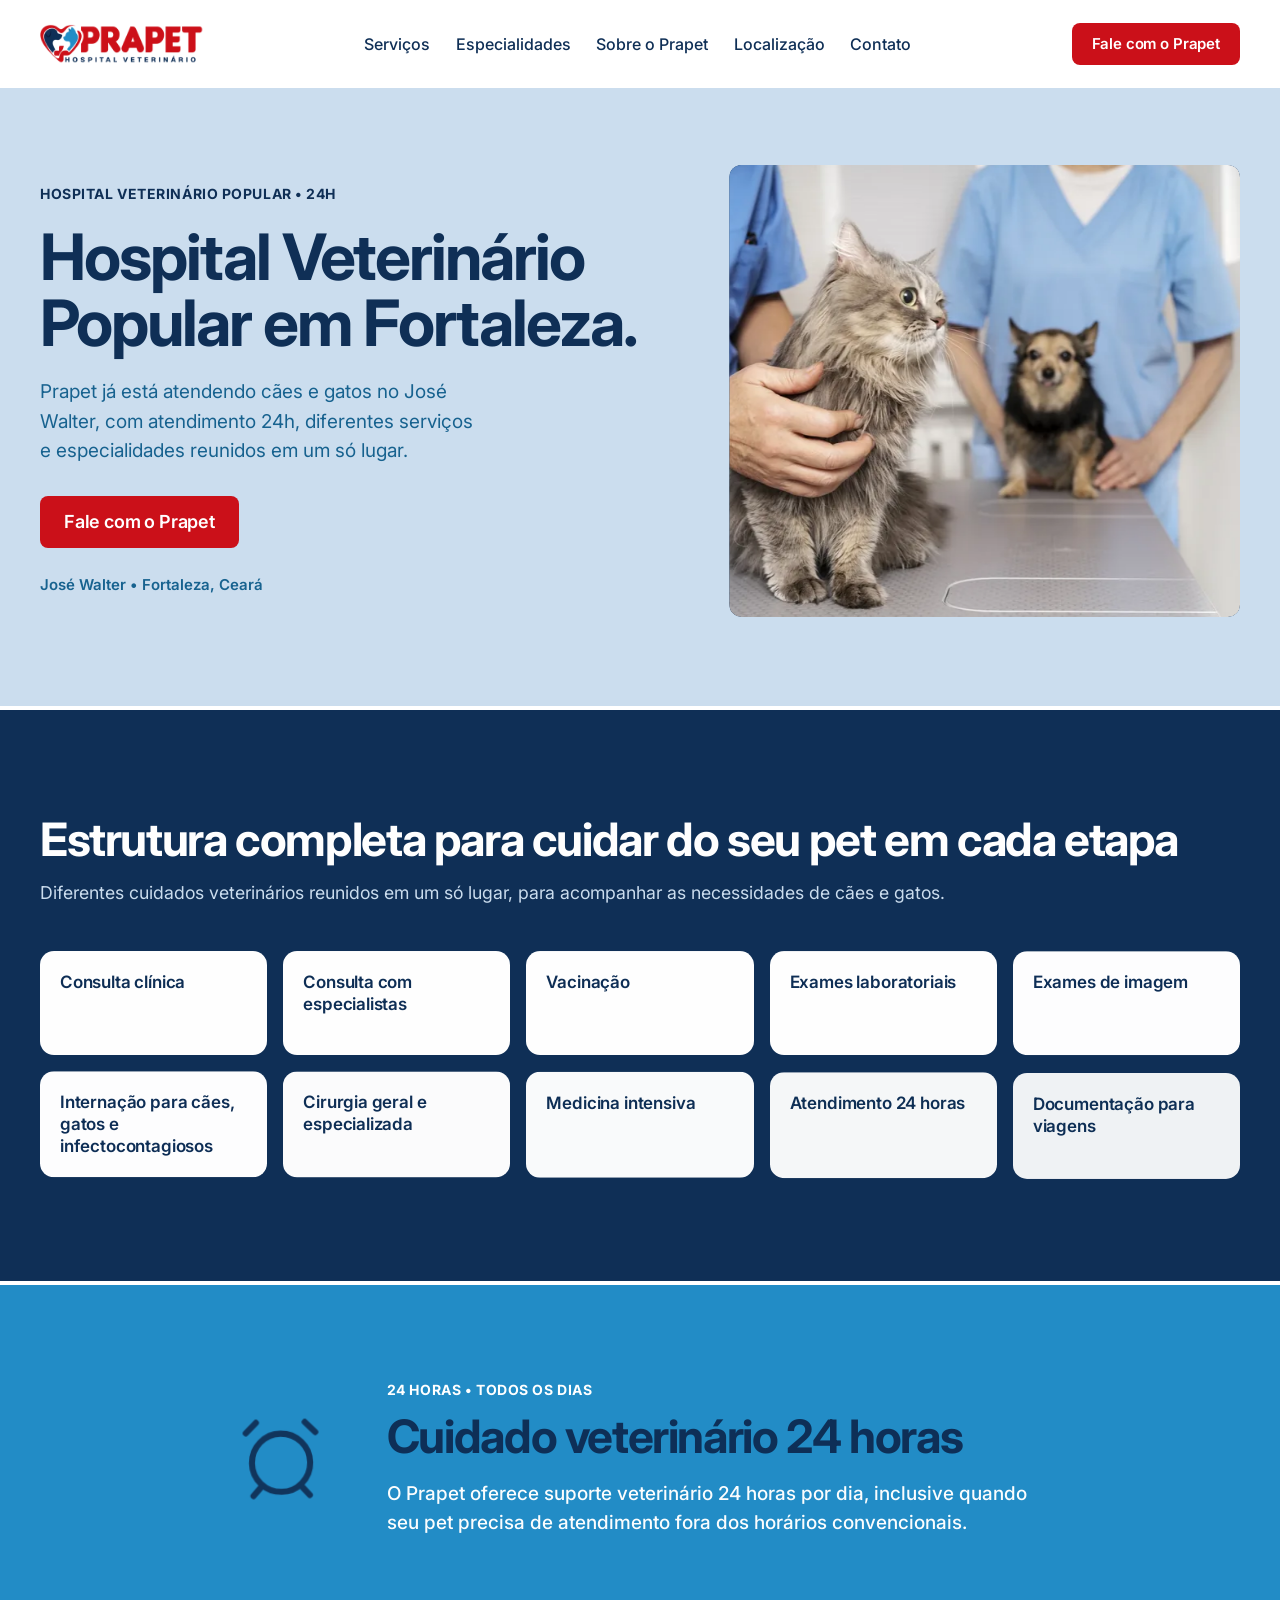
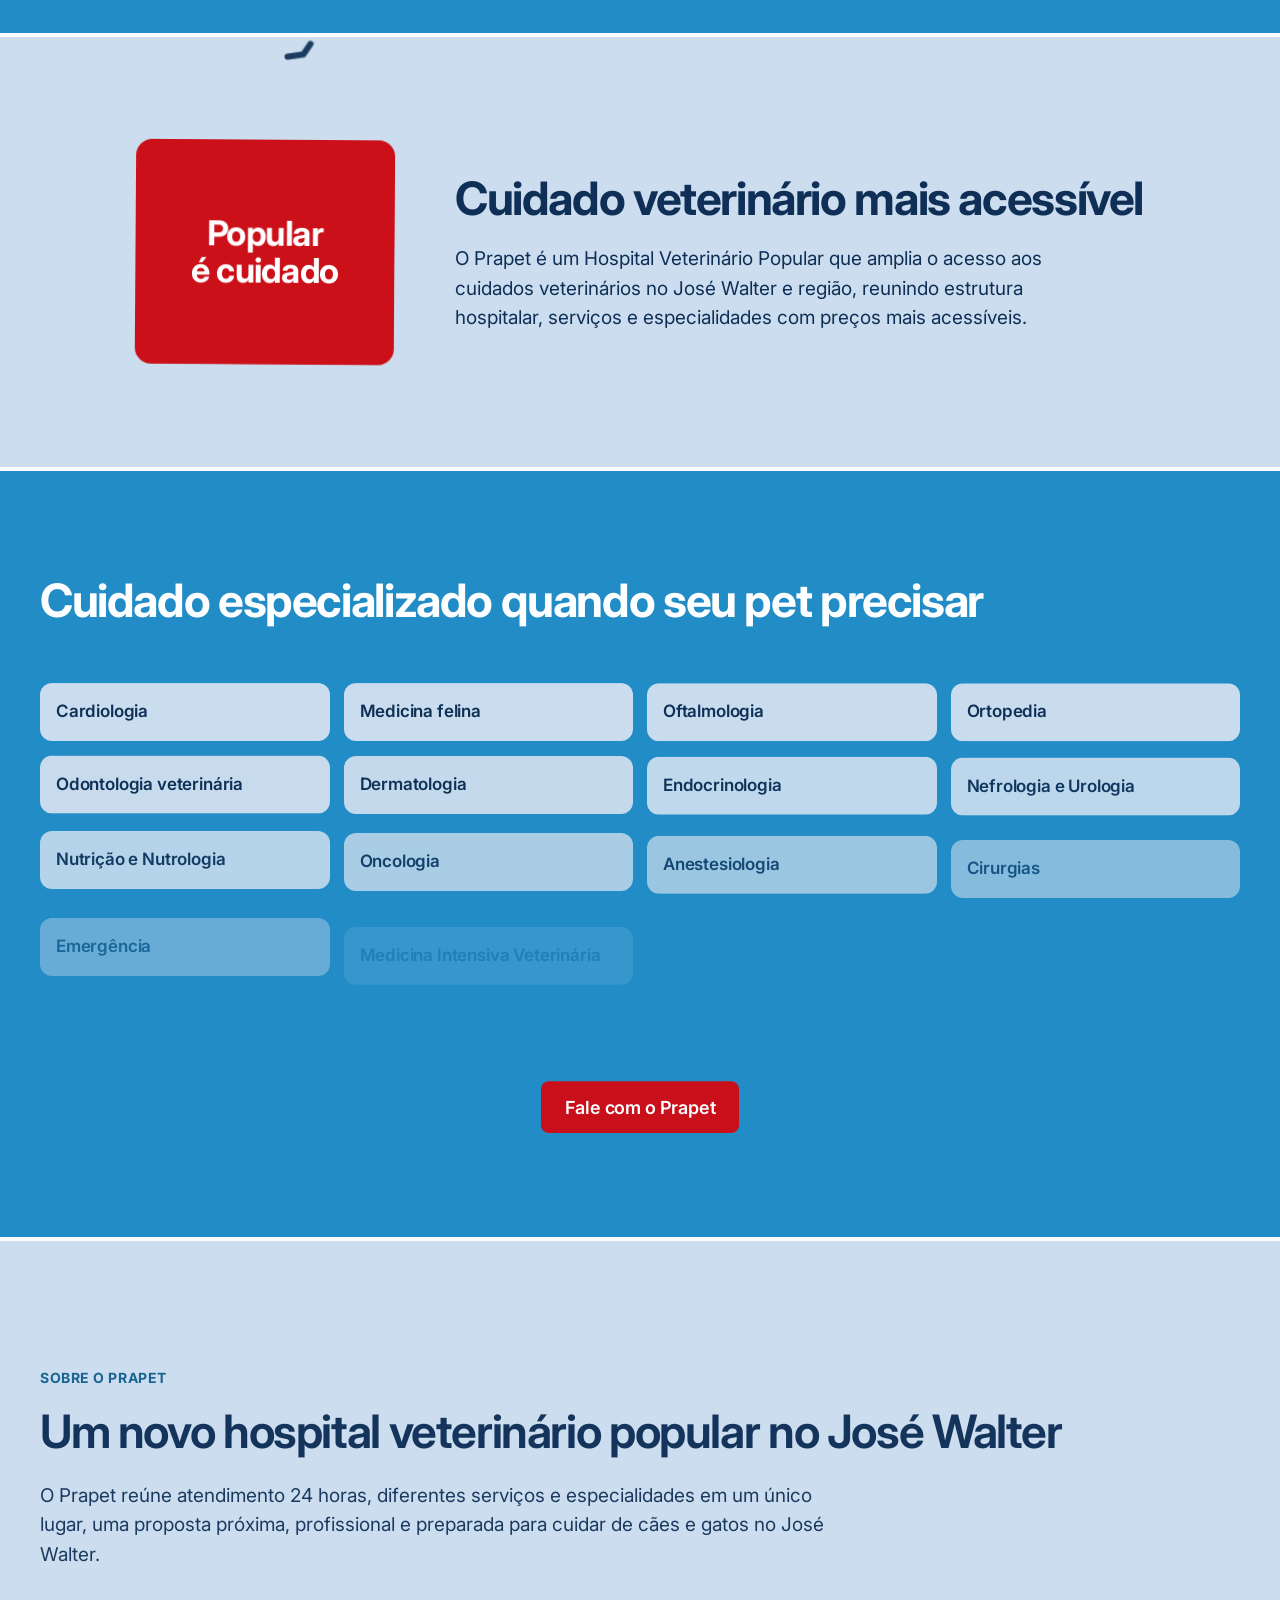
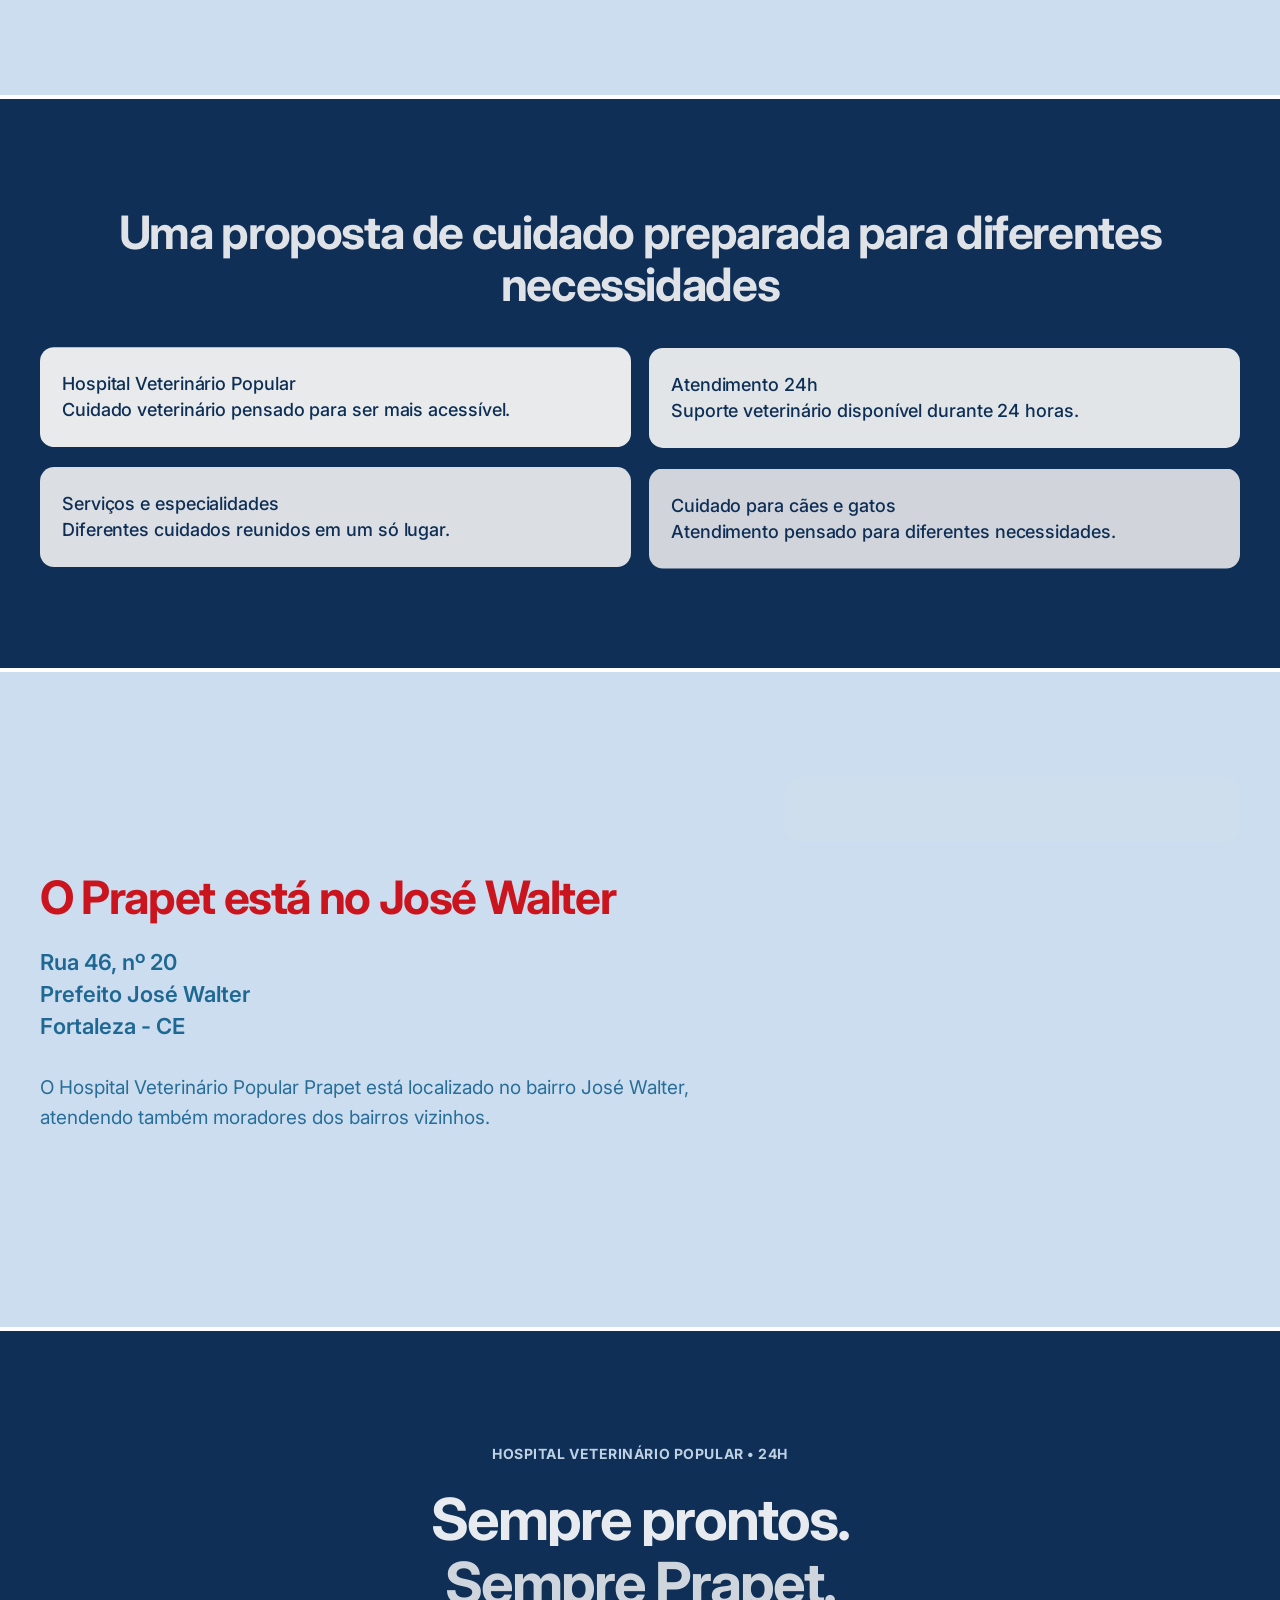
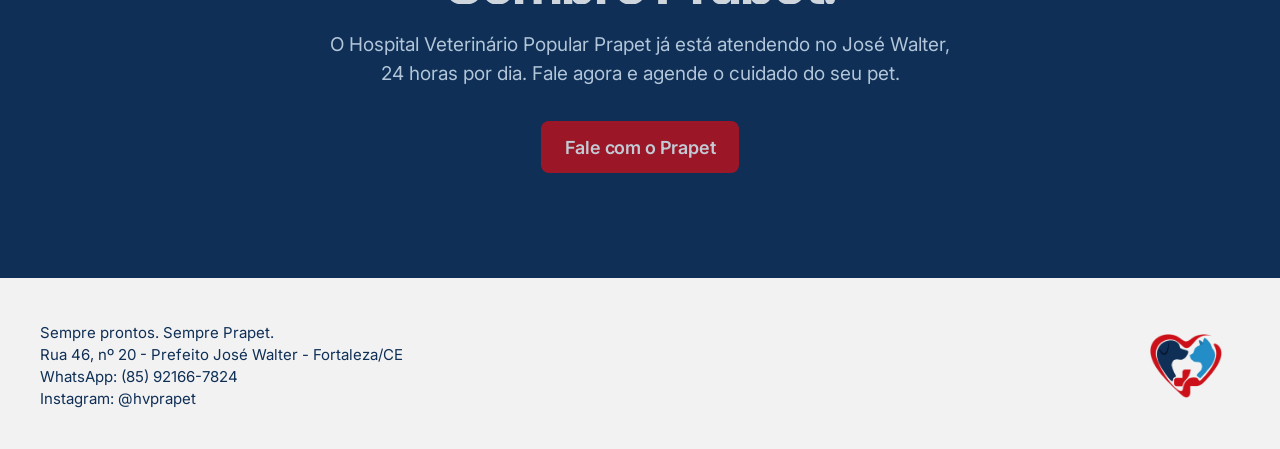
<file: site/index.html>
<!DOCTYPE html>
<html lang="pt-BR">
<head>
  <!-- Google Tag Manager -->
<script>(function(w,d,s,l,i){w[l]=w[l]||[];w[l].push({'gtm.start':
new Date().getTime(),event:'gtm.js'});var f=d.getElementsByTagName(s)[0],
j=d.createElement(s),dl=l!='dataLayer'?'&l='+l:'';j.async=true;j.src=
'https://www.googletagmanager.com/gtm.js?id='+i+dl;f.parentNode.insertBefore(j,f);
})(window,document,'script','dataLayer','GTM-TKZ73D9L');</script>
<!-- End Google Tag Manager -->
  <meta charset="UTF-8">
  <meta name="viewport" content="width=device-width, initial-scale=1">
  <title>Prapet | Hospital Veterinário Popular 24h em Fortaleza</title>
  <meta name="description" content="Hospital Veterinário Popular no José Walter, em Fortaleza. Atendimento 24 horas para cães e gatos, com consultas, especialidades, cirurgias, exames e internação.">
  <meta name="theme-color" content="#0F2F56">

  <meta property="og:type" content="website">
  <meta property="og:locale" content="pt_BR">
  <meta property="og:title" content="Prapet | Hospital Veterinário Popular 24h em Fortaleza">
  <meta property="og:description" content="Atendimento 24h para cães e gatos no José Walter, com serviços e especialidades reunidos em um só lugar.">
  <meta property="og:image" content="assets/img/hero-atendimento-1400.jpg">

  <link rel="icon" type="image/png" sizes="32x32" href="assets/img/favicon-32.png">
  <link rel="apple-touch-icon" href="assets/img/apple-touch-icon.png">

  <link rel="preload" href="assets/fonts/Inter-Variable-latin.woff2" as="font" type="font/woff2" crossorigin>
  <link rel="preload" as="image" type="image/webp" imagesrcset="assets/img/hero-atendimento-900.webp 900w, assets/img/hero-atendimento-1400.webp 1400w" imagesizes="(min-width: 900px) 500px, 100vw">

  <link rel="stylesheet" href="js/vendor/lenis.css">
  <link rel="stylesheet" href="css/style.css">

  <!-- Marca o documento para os estados iniciais das animações; removido se o GSAP não carregar -->
  <script>document.documentElement.classList.add('js');</script>

  <script type="application/ld+json">
  {
    "@context": "https://schema.org",
    "@type": "VeterinaryCare",
    "name": "Prapet Hospital Veterinário",
    "description": "Hospital Veterinário Popular com atendimento 24 horas para cães e gatos.",
    "telephone": "+55 85 92166-7824",
    "address": {
      "@type": "PostalAddress",
      "streetAddress": "Rua 46, nº 20",
      "addressLocality": "Fortaleza",
      "addressRegion": "CE",
      "postalCode": "60750-600",
      "addressCountry": "BR"
    },
    "openingHoursSpecification": {
      "@type": "OpeningHoursSpecification",
      "dayOfWeek": ["Monday","Tuesday","Wednesday","Thursday","Friday","Saturday","Sunday"],
      "opens": "00:00",
      "closes": "23:59"
    },
    "sameAs": ["https://instagram.com/hvprapet"]
  }
  </script>
</head>
<body>
  <!-- Google Tag Manager (noscript) -->
<noscript><iframe src="https://www.googletagmanager.com/ns.html?id=GTM-TKZ73D9L"
height="0" width="0" style="display:none;visibility:hidden"></iframe></noscript>
<!-- End Google Tag Manager (noscript) -->
  <a class="skip-link" href="#conteudo">Pular para o conteúdo</a>

  <!-- CABEÇALHO -->
  <header class="site-header" id="topo">
    <div class="container header__inner">
      <a href="#inicio" class="header__brand" aria-label="Prapet Hospital Veterinário, voltar ao início">
        <picture>
          <source srcset="assets/img/prapet-logo.webp" type="image/webp">
          <img src="assets/img/prapet-logo.png" alt="Prapet Hospital Veterinário" width="400" height="96">
        </picture>
      </a>

      <nav class="header__nav" aria-label="Navegação principal">
        <ul>
          <li><a href="#servicos">Serviços</a></li>
          <li><a href="#especialidades">Especialidades</a></li>
          <li><a href="#sobre">Sobre o Prapet</a></li>
          <li><a href="#localizacao">Localização</a></li>
          <li><a href="#contato">Contato</a></li>
        </ul>
      </nav>

      <a class="btn btn--sm header__cta" href="https://wa.me/5585921667824?text=Ol%C3%A1%2C%20gostaria%20de%20falar%20com%20o%20Prapet." target="_blank" rel="noopener">Fale com o Prapet</a>

      <button class="menu-toggle" type="button" aria-expanded="false" aria-controls="menu-mobile" aria-label="Abrir menu">
        <span class="menu-toggle__bar"></span>
        <span class="menu-toggle__bar"></span>
      </button>
    </div>

    <div class="mobile-menu" id="menu-mobile" hidden>
      <nav class="container" aria-label="Navegação mobile">
        <ul>
          <li><a href="#servicos">Serviços</a></li>
          <li><a href="#especialidades">Especialidades</a></li>
          <li><a href="#sobre">Sobre o Prapet</a></li>
          <li><a href="#localizacao">Localização</a></li>
          <li><a href="#contato">Contato</a></li>
        </ul>
        <a class="btn" href="https://wa.me/5585921667824?text=Ol%C3%A1%2C%20gostaria%20de%20falar%20com%20o%20Prapet." target="_blank" rel="noopener">Fale com o Prapet</a>
      </nav>
    </div>
  </header>

  <main id="conteudo">

    <!-- HERO -->
    <section class="band band--light hero" id="inicio" aria-labelledby="hero-title">
      <div class="container hero__grid">
        <div class="hero__content">
          <p class="eyebrow" data-hero>Hospital Veterinário Popular • 24h</p>
          <h1 class="hero__title" id="hero-title">
            <span class="line"><span class="line__inner">Hospital Veterinário</span></span>
            <span class="line"><span class="line__inner">Popular em Fortaleza.</span></span>
          </h1>
          <p class="hero__lead" data-hero>Prapet já está atendendo cães e gatos no José Walter, com atendimento 24h, diferentes serviços e especialidades reunidos em um só lugar.</p>
          <a class="btn" data-hero href="https://wa.me/5585921667824?text=Ol%C3%A1%2C%20gostaria%20de%20agendar%20um%20atendimento%20no%20Prapet." target="_blank" rel="noopener">Fale com o Prapet</a>
          <p class="hero__place" data-hero>José Walter • Fortaleza, Ceará</p>
        </div>

        <figure class="hero__media">
          <picture>
            <source type="image/webp" srcset="assets/img/hero-atendimento-900.webp 900w, assets/img/hero-atendimento-1400.webp 1400w" sizes="(min-width: 900px) 500px, 100vw">
            <img src="assets/img/hero-atendimento-1400.jpg" alt="Veterinários atendendo um gato de pelo longo e um cachorro pequeno sobre a mesa de exame" width="1400" height="933" fetchpriority="high">
          </picture>
        </figure>
      </div>
    </section>

    <!-- SERVIÇOS -->
    <section class="band band--navy section" id="servicos" aria-labelledby="servicos-title">
      <div class="container">
        <header class="section__head">
          <h2 class="h2" id="servicos-title" data-reveal>Estrutura completa para cuidar do seu pet em cada etapa</h2>
          <p class="section__sub" data-reveal>Diferentes cuidados veterinários reunidos em um só lugar, para acompanhar as necessidades de cães e gatos.</p>
        </header>

        <ul class="services-grid" data-stagger>
          <li class="card card--white">Consulta clínica</li>
          <li class="card card--white">Consulta com especialistas</li>
          <li class="card card--white">Vacinação</li>
          <li class="card card--white">Exames laboratoriais</li>
          <li class="card card--white">Exames de imagem</li>
          <li class="card card--white">Internação para cães, gatos e infectocontagiosos</li>
          <li class="card card--white">Cirurgia geral e especializada</li>
          <li class="card card--white">Medicina intensiva</li>
          <li class="card card--white">Atendimento 24 horas</li>
          <li class="card card--white">Documentação para viagens</li>
        </ul>
      </div>
    </section>

    <!-- ATENDIMENTO 24H -->
    <section class="band band--blue section section--compact" aria-labelledby="h24-title">
      <div class="container h24">
        <svg class="h24__icon" viewBox="0 0 100 100" fill="none" stroke="currentColor" stroke-width="6.5" stroke-linecap="round" stroke-linejoin="round" aria-hidden="true">
          <g class="h24__bells">
            <path d="M13 22 L24 11" />
            <path d="M87 22 L76 11" />
          </g>
          <circle cx="50" cy="54" r="31" />
          <path d="M28 80 L20 89" />
          <path d="M72 80 L80 89" />
          <g class="h24__hands">
            <path d="M50 38 V55 L60 64" />
          </g>
        </svg>

        <div class="h24__text">
          <p class="eyebrow eyebrow--white" data-reveal>24 horas • Todos os dias</p>
          <h2 class="h2 h2--navy" id="h24-title" data-reveal>Cuidado veterinário 24 horas</h2>
          <p class="h24__desc" data-reveal>O Prapet oferece suporte veterinário 24 horas por dia, inclusive quando seu pet precisa de atendimento fora dos horários convencionais.</p>
        </div>
      </div>
    </section>

    <!-- MANIFESTO: CUIDADO ACESSÍVEL -->
    <section class="band band--light section" aria-labelledby="acessivel-title">
      <div class="container manifesto">
        <div class="manifesto__card" aria-hidden="true">
          <span>Popular<br>é cuidado</span>
        </div>
        <div class="manifesto__text">
          <h2 class="h2 h2--navy" id="acessivel-title" data-reveal>Cuidado veterinário mais acessível</h2>
          <p class="body-lg" data-reveal>O Prapet é um Hospital Veterinário Popular que amplia o acesso aos cuidados veterinários no José Walter e região, reunindo estrutura hospitalar, serviços e especialidades com preços mais acessíveis.</p>
        </div>
      </div>
    </section>

    <!-- ESPECIALIDADES -->
    <section class="band band--blue section" id="especialidades" aria-labelledby="especialidades-title">
      <div class="container">
        <header class="section__head section__head--wide">
          <h2 class="h2" id="especialidades-title" data-reveal>Cuidado especializado quando seu pet precisar</h2>
        </header>

        <ul class="specialties-grid" data-stagger>
          <li class="card card--light">Cardiologia</li>
          <li class="card card--light">Medicina felina</li>
          <li class="card card--light">Oftalmologia</li>
          <li class="card card--light">Ortopedia</li>
          <li class="card card--light">Odontologia veterinária</li>
          <li class="card card--light">Dermatologia</li>
          <li class="card card--light">Endocrinologia</li>
          <li class="card card--light">Nefrologia e Urologia</li>
          <li class="card card--light">Nutrição e Nutrologia</li>
          <li class="card card--light">Oncologia</li>
          <li class="card card--light">Anestesiologia</li>
          <li class="card card--light">Cirurgias</li>
          <li class="card card--light">Emergência</li>
          <li class="card card--light">Medicina Intensiva Veterinária</li>
          <li class="card card--light">Fisioterapia</li>
          <li class="card card--light">Diagnóstico por Imagem</li>
          <li class="card card--light">Patologia</li>
          <li class="card card--light">Medicina de Animais Silvestres</li>
        </ul>

        <div class="section__cta" data-reveal>
          <a class="btn" href="https://wa.me/5585921667824?text=Ol%C3%A1%2C%20gostaria%20de%20saber%20sobre%20as%20especialidades%20do%20Prapet." target="_blank" rel="noopener">Fale com o Prapet</a>
        </div>
      </div>
    </section>

    <!-- SOBRE -->
    <section class="band band--light section" id="sobre" aria-labelledby="sobre-title">
      <div class="container about">
        <p class="eyebrow eyebrow--blue" data-reveal>Sobre o Prapet</p>
        <h2 class="h2 h2--navy h2--semi" id="sobre-title" data-reveal>Um novo hospital veterinário popular no José Walter</h2>
        <p class="body-lg about__desc" data-reveal>O Prapet reúne atendimento 24 horas, diferentes serviços e especialidades em um único lugar, uma proposta próxima, profissional e preparada para cuidar de cães e gatos no José Walter.</p>
      </div>
    </section>

    <!-- PROPOSTA DE CUIDADO -->
    <section class="band band--navy section" aria-labelledby="proposta-title">
      <div class="container">
        <h2 class="h2 proposal__title" id="proposta-title" data-reveal>Uma proposta de cuidado preparada para diferentes necessidades</h2>

        <ul class="proposal-grid" data-stagger>
          <li class="card card--soft proposal__item">
            <h3>Hospital Veterinário Popular</h3>
            <p>Cuidado veterinário pensado para ser mais acessível.</p>
          </li>
          <li class="card card--soft proposal__item">
            <h3>Atendimento 24h</h3>
            <p>Suporte veterinário disponível durante 24 horas.</p>
          </li>
          <li class="card card--soft proposal__item">
            <h3>Serviços e especialidades</h3>
            <p>Diferentes cuidados reunidos em um só lugar.</p>
          </li>
          <li class="card card--soft proposal__item">
            <h3>Cuidado para cães e gatos</h3>
            <p>Atendimento pensado para diferentes necessidades.</p>
          </li>
        </ul>
      </div>
    </section>

    <!-- LOCALIZAÇÃO -->
    <section class="band band--light section" id="localizacao" aria-labelledby="localizacao-title">
      <div class="container location">
        <div class="location__text">
          <h2 class="h2 h2--red" id="localizacao-title" data-reveal>O Prapet está no José Walter</h2>
          <address class="location__address" data-reveal>
            Rua 46, nº 20<br>
            Prefeito José Walter<br>
            Fortaleza - CE
          </address>
          <p class="location__desc" data-reveal>O Hospital Veterinário Popular Prapet está localizado no bairro José Walter, atendendo também moradores dos bairros vizinhos.</p>
        </div>

        <div class="location__map">
          <iframe
            src="https://www.google.com/maps?q=Prapet+Hospital+Veterin%C3%A1rio,+Rua+46,+20,+Prefeito+Jos%C3%A9+Walter,+Fortaleza+-+CE,+60750-600&z=17&output=embed"
            title="Mapa: Prapet Hospital Veterinário, Rua 46, nº 20, Prefeito José Walter, Fortaleza - CE"
            loading="lazy"
            referrerpolicy="no-referrer-when-downgrade"
            allowfullscreen></iframe>
        </div>
      </div>
    </section>

    <!-- CTA FINAL -->
    <section class="band band--navy section section--cta" id="contato" aria-labelledby="contato-title">
      <div class="container final-cta">
        <p class="eyebrow eyebrow--light" data-reveal>Hospital Veterinário Popular • 24h</p>
        <h2 class="final-cta__title" id="contato-title">
          <span class="line"><span class="line__inner">Sempre prontos.</span></span>
          <span class="line"><span class="line__inner">Sempre Prapet.</span></span>
        </h2>
        <p class="final-cta__desc" data-reveal>O Hospital Veterinário Popular Prapet já está atendendo no José Walter, 24 horas por dia. Fale agora e agende o cuidado do seu pet.</p>
        <div data-reveal>
          <a class="btn" href="https://wa.me/5585921667824?text=Ol%C3%A1%2C%20vim%20pelo%20site%20e%20gostaria%20de%20falar%20com%20o%20Prapet." target="_blank" rel="noopener">Fale com o Prapet</a>
        </div>
      </div>
    </section>
  </main>

  <!-- RODAPÉ -->
  <footer class="site-footer">
    <div class="container footer__inner">
      <div class="footer__info">
        <p>Sempre prontos. Sempre Prapet.</p>
        <p>Rua 46, nº 20 - Prefeito José Walter - Fortaleza/CE</p>
        <p>WhatsApp: <a href="https://wa.me/5585921667824" target="_blank" rel="noopener">(85) 92166-7824</a></p>
        <p>Instagram: <a href="https://instagram.com/hvprapet" target="_blank" rel="noopener">@hvprapet</a></p>
      </div>
      <a href="#inicio" class="footer__symbol" aria-label="Voltar ao início">
        <picture>
          <source srcset="assets/img/prapet-simbolo.webp" type="image/webp">
          <img src="assets/img/prapet-simbolo.png" alt="" width="333" height="295" loading="lazy">
        </picture>
      </a>
    </div>
  </footer>

  <script src="js/vendor/gsap.min.js" defer></script>
  <script src="js/vendor/ScrollTrigger.min.js" defer></script>
  <script src="js/vendor/lenis.min.js" defer></script>
  <script src="js/main.js" defer></script>
</body>
</html>
</file>
<file: site/js/vendor/lenis.css>
html.lenis,html.lenis body{height:auto}.lenis:not(.lenis-autoToggle).lenis-stopped{overflow:clip}.lenis.lenis-smooth [data-lenis-prevent]{overscroll-behavior:contain}.lenis.lenis-smooth iframe{pointer-events:none}.lenis.lenis-autoToggle{transition-property:overflow;transition-duration:1ms;transition-behavior:allow-discrete}
</file>
<file: site/css/style.css>
/* ==========================================================================
   Prapet Hospital Veterinário — Landing page
   Paleta extraída da logo oficial (vermelho, navy, azul) + tons de apoio.
   ========================================================================== */

@font-face {
  font-family: "Inter";
  src: url("../assets/fonts/Inter-Variable-latin.woff2") format("woff2-variations"),
       url("../assets/fonts/Inter-Variable-latin.woff2") format("woff2");
  font-weight: 100 900;
  font-style: normal;
  font-display: swap;
}

:root {
  /* Marca (amostrado da logo) */
  --red: #cb1019;
  --red-hover: #a90d15;
  --navy: #0f2f56;
  --blue: #228cc6;

  /* Apoio */
  --blue-ink: #17628f;     /* azul da marca escurecido para texto sobre azul claro (AA) */
  --light: #cbddee;        /* fundo institucional claro */
  --soft: #f2f2f2;         /* cards da proposta e rodapé */
  --white: #ffffff;

  --font: "Inter", system-ui, -apple-system, "Segoe UI", Roboto, Arial, sans-serif;

  --container: 1200px;
  --gutter: clamp(20px, 4vw, 32px);
  --header-h: 88px;

  --radius-btn: 8px;
  --radius-card: 14px;
  --radius-media: 12px;

  --section-y: clamp(72px, 9vw, 104px);
  --separator: 4px;

  --ease-out: cubic-bezier(0.22, 1, 0.36, 1);
}

/* --------------------------------------------------------------------------
   Base
   -------------------------------------------------------------------------- */
*,
*::before,
*::after { box-sizing: border-box; }

html {
  -webkit-text-size-adjust: 100%;
  text-size-adjust: 100%;
}

body {
  margin: 0;
  font-family: var(--font);
  font-optical-sizing: auto;
  font-size: 1rem;
  line-height: 1.5;
  color: var(--navy);
  background: var(--white);
  -webkit-font-smoothing: antialiased;
  -moz-osx-font-smoothing: grayscale;
  text-rendering: optimizeLegibility;
  -webkit-tap-highlight-color: transparent;
}

h1, h2, h3, p, ul, figure, address { margin: 0; }
ul { padding: 0; list-style: none; }
img, svg, iframe { display: block; max-width: 100%; }
img { height: auto; }
address { font-style: normal; }
a { color: inherit; }

:focus-visible {
  outline: 3px solid var(--red);
  outline-offset: 3px;
  border-radius: 4px;
}

::selection { background: var(--red); color: var(--white); }

.skip-link {
  position: absolute;
  left: 16px;
  top: -60px;
  z-index: 100;
  padding: 10px 16px;
  background: var(--navy);
  color: var(--white);
  border-radius: var(--radius-btn);
  font-weight: 600;
  text-decoration: none;
  transition: top 0.2s;
}
.skip-link:focus { top: 12px; }

.container {
  width: 100%;
  max-width: calc(var(--container) + var(--gutter) * 2);
  margin-inline: auto;
  padding-inline: var(--gutter);
}

/* --------------------------------------------------------------------------
   Tipografia
   -------------------------------------------------------------------------- */
.eyebrow {
  font-size: 0.875rem;
  font-weight: 700;
  letter-spacing: 0.04em;
  line-height: 1.3;
  text-transform: uppercase;
}
.eyebrow--white { color: var(--white); }
.eyebrow--blue  { color: var(--blue-ink); }
.eyebrow--light { color: var(--light); }

.h2 {
  font-size: clamp(1.875rem, 1.25rem + 2.1vw, 2.875rem);
  font-weight: 700;
  line-height: 1.12;
  letter-spacing: -0.03em;
  color: var(--white);
  text-wrap: pretty;
}
.h2--navy { color: var(--navy); }
.h2--red  { color: var(--red); }
.h2--semi { font-weight: 650; }

.body-lg {
  font-size: clamp(1.0625rem, 1rem + 0.25vw, 1.1875rem);
  line-height: 1.55;
}

/* Máscara para revelar linhas (títulos animados) */
.line { display: block; overflow: hidden; padding-bottom: 0.08em; margin-bottom: -0.08em; }
.line__inner { display: block; }

/* --------------------------------------------------------------------------
   Botão
   -------------------------------------------------------------------------- */
.btn {
  display: inline-flex;
  align-items: center;
  justify-content: center;
  min-height: 52px;
  padding: 0 24px;
  border-radius: var(--radius-btn);
  background: var(--red);
  color: var(--white);
  font-size: 1.125rem;
  font-weight: 600;
  letter-spacing: -0.01em;
  text-decoration: none;
  white-space: nowrap;
  transition: background-color 0.25s var(--ease-out), transform 0.25s var(--ease-out);
}
.btn:hover { background: var(--red-hover); }
.btn:active { transform: scale(0.97); }
.btn--sm {
  min-height: 42px;
  padding: 0 20px;
  font-size: 0.9375rem;
}

/* --------------------------------------------------------------------------
   Faixas de cor (seções)
   -------------------------------------------------------------------------- */
.band--light { background: var(--light); }
.band--navy  { background: var(--navy); }
.band--blue  { background: var(--blue); }

/* Linha branca fina entre as faixas, como no original */
.band + .band { border-top: var(--separator) solid var(--white); }

.section { padding-block: var(--section-y); }
.section--compact { padding-block: clamp(64px, 7.5vw, 96px); }

[id] { scroll-margin-top: var(--header-h); }

.section__head { max-width: 1140px; margin-bottom: clamp(32px, 4vw, 44px); }
.section__head--wide { margin-bottom: clamp(36px, 5vw, 56px); }
.section__sub {
  margin-top: 14px;
  font-size: clamp(1rem, 0.95rem + 0.2vw, 1.125rem);
  line-height: 1.5;
  color: var(--light);
}
.section__cta {
  display: flex;
  justify-content: center;
  margin-top: clamp(40px, 5vw, 52px);
}

/* --------------------------------------------------------------------------
   Cards
   -------------------------------------------------------------------------- */
.card {
  border-radius: var(--radius-card);
  color: var(--navy);
}
.card--white { background: var(--white); }
.card--light { background: var(--light); }
.card--soft  { background: var(--soft); }

/* --------------------------------------------------------------------------
   Cabeçalho
   -------------------------------------------------------------------------- */
.site-header {
  position: sticky;
  top: 0;
  z-index: 50;
  background: var(--white);
  transition: box-shadow 0.3s var(--ease-out);
}
.site-header.is-scrolled { box-shadow: 0 1px 0 rgba(15, 47, 86, 0.08), 0 8px 24px -12px rgba(15, 47, 86, 0.18); }

.header__inner {
  display: flex;
  align-items: center;
  justify-content: space-between;
  gap: 24px;
  height: var(--header-h);
}

.header__brand { display: block; flex-shrink: 0; }
.header__brand img { width: 164px; }

.header__nav ul {
  display: flex;
  gap: clamp(16px, 2vw, 26px);
}
.header__nav a {
  position: relative;
  font-size: 1rem;
  font-weight: 500;
  text-decoration: none;
  color: var(--navy);
  padding-block: 8px;
}
.header__nav a::after {
  content: "";
  position: absolute;
  left: 0;
  right: 0;
  bottom: 2px;
  height: 2px;
  border-radius: 2px;
  background: var(--red);
  transform: scaleX(0);
  transform-origin: right;
  transition: transform 0.35s var(--ease-out);
}
.header__nav a:hover::after,
.header__nav a.is-active::after {
  transform: scaleX(1);
  transform-origin: left;
}

.menu-toggle {
  display: none;
  position: relative;
  width: 44px;
  height: 44px;
  margin-right: -10px;
  padding: 0;
  border: 0;
  background: transparent;
  cursor: pointer;
}
.menu-toggle__bar {
  position: absolute;
  left: 11px;
  width: 22px;
  height: 2px;
  border-radius: 2px;
  background: var(--navy);
  transition: transform 0.35s var(--ease-out);
}
.menu-toggle__bar:first-child { top: 17px; }
.menu-toggle__bar:last-child  { top: 25px; }
.menu-toggle[aria-expanded="true"] .menu-toggle__bar:first-child { transform: translateY(4px) rotate(45deg); }
.menu-toggle[aria-expanded="true"] .menu-toggle__bar:last-child  { transform: translateY(-4px) rotate(-45deg); }

.mobile-menu {
  position: absolute;
  top: 100%;
  left: 0;
  right: 0;
  height: calc(100dvh - var(--header-h));
  background: var(--white);
  border-top: 1px solid rgba(15, 47, 86, 0.08);
  overflow-y: auto;
  overscroll-behavior: contain;
}
.mobile-menu nav {
  display: flex;
  flex-direction: column;
  gap: 32px;
  padding-block: 24px 40px;
}
.mobile-menu li { border-bottom: 1px solid rgba(15, 47, 86, 0.1); }
.mobile-menu li a {
  display: block;
  padding: 18px 0;
  font-size: 1.375rem;
  font-weight: 600;
  letter-spacing: -0.02em;
  text-decoration: none;
}
.mobile-menu .btn { width: 100%; }

/* --------------------------------------------------------------------------
   Hero
   -------------------------------------------------------------------------- */
.hero { padding-block: clamp(48px, 6vw, 84px) clamp(64px, 7vw, 100px); }

.hero__grid {
  display: grid;
  grid-template-columns: minmax(0, 1.2fr) minmax(0, 1fr);
  align-items: center;
  gap: clamp(32px, 6vw, 96px);
}

.hero__content .eyebrow { margin-bottom: 20px; }

.hero__title {
  font-size: clamp(2.5rem, 1.1rem + 4.6vw, 4rem);
  font-weight: 700;
  line-height: 1.03;
  letter-spacing: -0.032em;
  color: var(--navy);
}

.hero__lead {
  max-width: 440px;
  margin-top: 22px;
  font-size: clamp(1.0625rem, 1rem + 0.25vw, 1.1875rem);
  line-height: 1.55;
  color: var(--blue-ink);
}

.hero__content .btn { margin-top: 30px; }

.hero__place {
  margin-top: 26px;
  font-size: 0.9375rem;
  font-weight: 600;
  color: var(--blue-ink);
}

.hero__media {
  position: relative;
  aspect-ratio: 489 / 433;
  border-radius: var(--radius-media);
  overflow: hidden;
  background: var(--navy);
}
.hero__media picture,
.hero__media img {
  width: 100%;
  height: 100%;
}
.hero__media img {
  object-fit: cover;
  object-position: 58% 50%;
  transform-origin: 50% 50%;
}

/* --------------------------------------------------------------------------
   Serviços
   -------------------------------------------------------------------------- */
.services-grid {
  display: grid;
  grid-template-columns: repeat(5, minmax(0, 1fr));
  gap: 16px;
}
.services-grid .card {
  min-height: 104px;
  padding: 20px;
  font-size: 1.0625rem;
  font-weight: 600;
  line-height: 1.3;
  letter-spacing: -0.01em;
}

/* --------------------------------------------------------------------------
   Atendimento 24h
   -------------------------------------------------------------------------- */
.h24 {
  display: flex;
  align-items: center;
  justify-content: center;
  gap: clamp(24px, 4.5vw, 60px);
}
.h24__icon {
  flex-shrink: 0;
  width: clamp(72px, 8vw, 96px);
  color: var(--navy);
  overflow: visible;
}
.h24__bells, .h24__hands { transform-box: view-box; }
.h24__bells { transform-origin: 50% 54%; }
.h24__hands { transform-origin: 50% 55%; }
.h24__text { max-width: 660px; }
.h24__text .eyebrow { margin-bottom: 12px; }
.h24__desc {
  margin-top: 16px;
  font-size: clamp(1.0625rem, 1rem + 0.25vw, 1.1875rem);
  font-weight: 500;
  line-height: 1.55;
  color: var(--white);
}

/* --------------------------------------------------------------------------
   Manifesto
   -------------------------------------------------------------------------- */
.manifesto {
  display: flex;
  align-items: center;
  justify-content: center;
  gap: clamp(32px, 5vw, 62px);
}
.manifesto__card {
  flex-shrink: 0;
  display: grid;
  place-items: center;
  width: 256px;
  aspect-ratio: 256 / 222;
  padding: 24px;
  border-radius: 16px;
  background: var(--red);
  color: var(--white);
  text-align: center;
  font-size: clamp(1.75rem, 1.4rem + 1vw, 2.125rem);
  font-weight: 700;
  line-height: 1.05;
  letter-spacing: -0.02em;
}
.manifesto__text { max-width: 760px; }
.manifesto__text .body-lg { margin-top: 20px; max-width: 600px; }

/* --------------------------------------------------------------------------
   Especialidades
   -------------------------------------------------------------------------- */
.specialties-grid {
  display: grid;
  grid-template-columns: repeat(4, minmax(0, 1fr));
  gap: 14px;
}
.specialties-grid .card {
  display: flex;
  align-items: center;
  min-height: 58px;
  padding: 12px 16px;
  border-radius: 12px;
  font-size: 1.0625rem;
  font-weight: 600;
  line-height: 1.25;
  letter-spacing: -0.01em;
}

/* --------------------------------------------------------------------------
   Sobre
   -------------------------------------------------------------------------- */
.about { padding-block: clamp(8px, 2vw, 24px); }
.about .eyebrow { margin-bottom: 18px; }
.about .h2 { max-width: 1060px; }
.about__desc { max-width: 820px; margin-top: 22px; }

/* --------------------------------------------------------------------------
   Proposta de cuidado
   -------------------------------------------------------------------------- */
.proposal__title {
  max-width: 1060px;
  margin: 0 auto clamp(32px, 3.5vw, 40px);
  text-align: center;
}
.proposal-grid {
  display: grid;
  grid-template-columns: repeat(2, minmax(0, 1fr));
  gap: 18px;
}
.proposal__item {
  padding: 24px 22px;
  font-size: 1.125rem;
  font-weight: 500;
  line-height: 1.45;
}
.proposal__item h3,
.proposal__item p {
  font: inherit;
  letter-spacing: -0.005em;
}

/* --------------------------------------------------------------------------
   Localização
   -------------------------------------------------------------------------- */
.location {
  display: grid;
  grid-template-columns: minmax(0, 1fr) minmax(0, 455px);
  align-items: center;
  gap: clamp(32px, 6vw, 96px);
}
.location__address {
  margin-top: 24px;
  font-size: clamp(1.1875rem, 1.1rem + 0.35vw, 1.375rem);
  font-weight: 600;
  line-height: 1.45;
  color: var(--blue-ink);
}
.location__desc {
  max-width: 660px;
  margin-top: 28px;
  font-size: clamp(1.0625rem, 1rem + 0.25vw, 1.1875rem);
  line-height: 1.55;
  color: var(--blue-ink);
}
.location__map {
  aspect-ratio: 455 / 447;
  border-radius: 16px;
  overflow: hidden;
  background: #e5e3df;
  box-shadow: 0 0 0 1px rgba(34, 140, 198, 0.35);
}
.location__map iframe {
  width: 100%;
  height: 100%;
  border: 0;
}

/* --------------------------------------------------------------------------
   CTA final
   -------------------------------------------------------------------------- */
.section--cta { padding-block: clamp(80px, 10vw, 112px); }
.final-cta {
  display: flex;
  flex-direction: column;
  align-items: center;
  text-align: center;
}
.final-cta__title {
  margin-top: 22px;
  font-size: clamp(2.5rem, 1.4rem + 3.6vw, 3.625rem);
  font-weight: 700;
  line-height: 1;
  letter-spacing: -0.035em;
  color: var(--white);
}
.final-cta__desc {
  max-width: 620px;
  margin: 26px 0 30px;
  font-size: clamp(1.0625rem, 1rem + 0.25vw, 1.1875rem);
  line-height: 1.55;
  color: var(--light);
}

/* --------------------------------------------------------------------------
   Rodapé
   -------------------------------------------------------------------------- */
.site-footer {
  background: var(--soft);
  padding-block: 44px 40px;
}
.footer__inner {
  display: flex;
  align-items: center;
  justify-content: space-between;
  gap: 32px;
}
.footer__info {
  font-size: 0.9375rem;
  line-height: 1.45;
  color: var(--navy);
}
.footer__info a {
  text-decoration: none;
  background: linear-gradient(currentColor, currentColor) 0 100% / 0 1px no-repeat;
  transition: background-size 0.35s var(--ease-out);
}
.footer__info a:hover { background-size: 100% 1px; }
.footer__symbol { display: block; flex-shrink: 0; margin-right: 18px; }
.footer__symbol img { width: 72px; transition: transform 0.4s var(--ease-out); }
.footer__symbol:hover img { transform: scale(1.06) rotate(-4deg); }

/* --------------------------------------------------------------------------
   Estados iniciais das animações (apenas com JS + GSAP ativos)
   -------------------------------------------------------------------------- */
html.js [data-hero],
html.js [data-reveal],
html.js [data-stagger] > *,
html.js .line__inner,
html.js .hero__media,
html.js .manifesto__card,
html.js .location__map { visibility: hidden; }

/* --------------------------------------------------------------------------
   Responsivo
   -------------------------------------------------------------------------- */
@media (max-width: 1100px) {
  .services-grid { grid-template-columns: repeat(3, minmax(0, 1fr)); }
  .specialties-grid { grid-template-columns: repeat(3, minmax(0, 1fr)); }
}

@media (max-width: 960px) {
  :root { --header-h: 72px; }

  .header__nav,
  .header__cta { display: none; }
  .menu-toggle { display: block; }
  .header__brand img { width: 140px; }

  .hero__grid,
  .location { grid-template-columns: 1fr; }
  .hero__media { max-width: 620px; }
  .location__map { max-width: 620px; aspect-ratio: 4 / 3; }

  .manifesto { flex-direction: column; align-items: flex-start; }
  .manifesto__card { width: 220px; }
}

@media (max-width: 720px) {
  .services-grid,
  .specialties-grid { grid-template-columns: repeat(2, minmax(0, 1fr)); }
  .proposal-grid { grid-template-columns: 1fr; }

  .h24 { flex-direction: column; align-items: flex-start; }

  .footer__inner { align-items: flex-end; }
  .footer__symbol { margin-right: 0; }
  .footer__symbol img { width: 56px; }
}

@media (max-width: 480px) {
  .services-grid { gap: 10px; }
  .services-grid .card { min-height: 96px; padding: 16px; font-size: 1rem; }
  .specialties-grid { grid-template-columns: 1fr; gap: 10px; }
  .hero__content .btn,
  .section__cta .btn,
  .final-cta .btn { width: 100%; }
  .final-cta > div { width: 100%; }
  .location__map { aspect-ratio: 1; }
}

@media (prefers-reduced-motion: reduce) {
  *,
  *::before,
  *::after {
    transition-duration: 0.01ms !important;
    animation-duration: 0.01ms !important;
  }
}
</file>
